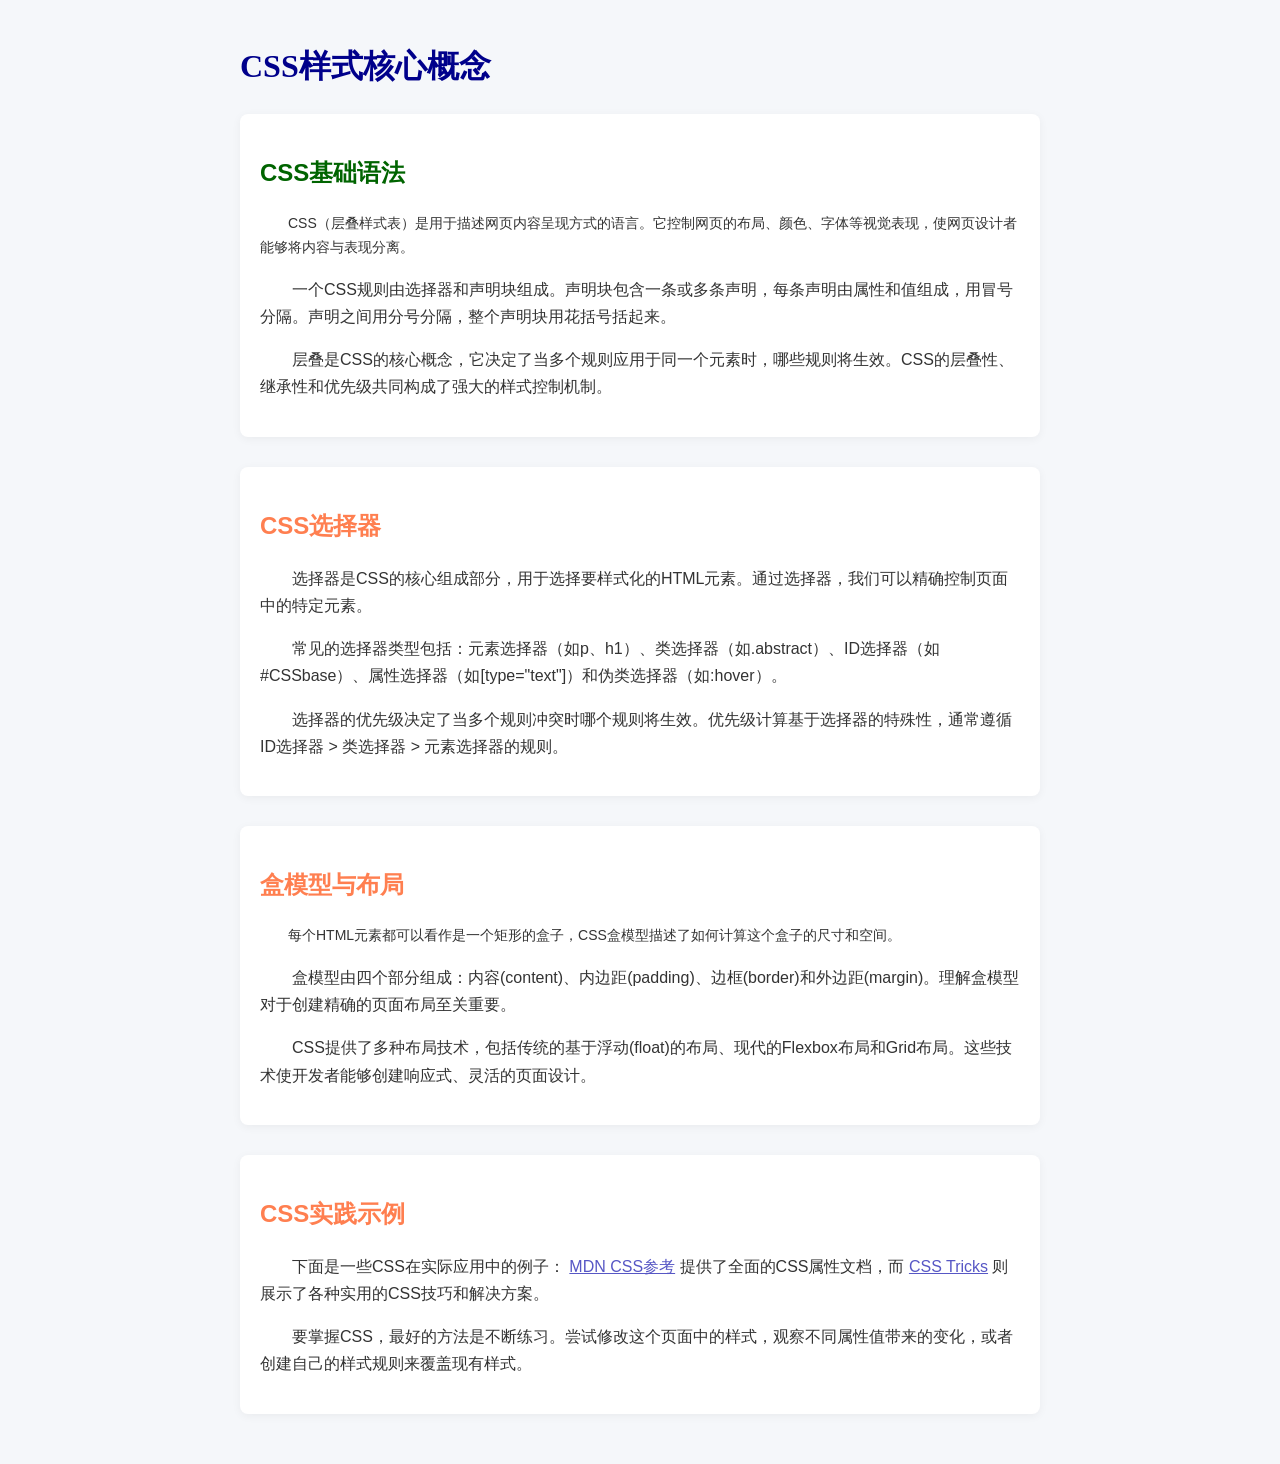
<file: public/02.css.html（进阶）.html>
<!DOCTYPE html>
<html lang="zh">
<head>
    <meta charset="UTF-8">
    <meta name="viewport" content="width=device-width, initial-scale=1.0">
    <title>CSS样式练习</title>
    <style>
        /* 保留原有样式规则 */
        h1 {
            font-family: 楷体;
            color: brown;
        }
        p {
            text-indent: 2em;
            line-height: 1.7;
        }
        .abstract {
            font-size: 14px;
        }
        h2 {
            color: coral;
        }
        #CSSbase {
            color: darkgreen;
        }
        a:link {
            color: rgb(87, 87, 197);
        }
        a:visited {
            color: darkgrey;
        }
        
        /* 添加少量布局样式 */
        body {
            font-family: 'Segoe UI', Tahoma, Geneva, Verdana, sans-serif;
            line-height: 1.6;
            background-color: #f5f7fa;
            color: #333;
            padding: 20px;
            max-width: 800px;
            margin: 0 auto;
        }
        section {
            margin-bottom: 30px;
            padding: 20px;
            background: white;
            border-radius: 8px;
            box-shadow: 0 2px 10px rgba(0,0,0,0.05);
        }
    </style>
</head>
<body>
    <h1 style="color: darkblue">CSS样式核心概念</h1>
    
    <section>
        <h2 id="CSSbase">CSS基础语法</h2>
        <p class="abstract">
            CSS（层叠样式表）是用于描述网页内容呈现方式的语言。它控制网页的布局、颜色、字体等视觉表现，使网页设计者能够将内容与表现分离。
        </p>
        <p>
            一个CSS规则由选择器和声明块组成。声明块包含一条或多条声明，每条声明由属性和值组成，用冒号分隔。声明之间用分号分隔，整个声明块用花括号括起来。
        </p>
        <p>
            层叠是CSS的核心概念，它决定了当多个规则应用于同一个元素时，哪些规则将生效。CSS的层叠性、继承性和优先级共同构成了强大的样式控制机制。
        </p>
    </section>
    
    <section>
        <h2>CSS选择器</h2>
        <p>
            选择器是CSS的核心组成部分，用于选择要样式化的HTML元素。通过选择器，我们可以精确控制页面中的特定元素。
        </p>
        <p>
            常见的选择器类型包括：元素选择器（如p、h1）、类选择器（如.abstract）、ID选择器（如#CSSbase）、属性选择器（如[type="text"]）和伪类选择器（如:hover）。
        </p>
        <p>
            选择器的优先级决定了当多个规则冲突时哪个规则将生效。优先级计算基于选择器的特殊性，通常遵循ID选择器 > 类选择器 > 元素选择器的规则。
        </p>
    </section>
    
    <section>
        <h2>盒模型与布局</h2>
        <p class="abstract">
            每个HTML元素都可以看作是一个矩形的盒子，CSS盒模型描述了如何计算这个盒子的尺寸和空间。
        </p>
        <p>
            盒模型由四个部分组成：内容(content)、内边距(padding)、边框(border)和外边距(margin)。理解盒模型对于创建精确的页面布局至关重要。
        </p>
        <p>
            CSS提供了多种布局技术，包括传统的基于浮动(float)的布局、现代的Flexbox布局和Grid布局。这些技术使开发者能够创建响应式、灵活的页面设计。
        </p>
    </section>
    
    <section>
        <h2>CSS实践示例</h2>
        <p>
            下面是一些CSS在实际应用中的例子：
            <a href="https://developer.mozilla.org/zh-CN/docs/Web/CSS">MDN CSS参考</a>
            提供了全面的CSS属性文档，而
            <a href="https://css-tricks.com/">CSS Tricks</a>
            则展示了各种实用的CSS技巧和解决方案。
        </p>
        <p>
            要掌握CSS，最好的方法是不断练习。尝试修改这个页面中的样式，观察不同属性值带来的变化，或者创建自己的样式规则来覆盖现有样式。
        </p>
    </section>
</body>
</html>
</file>
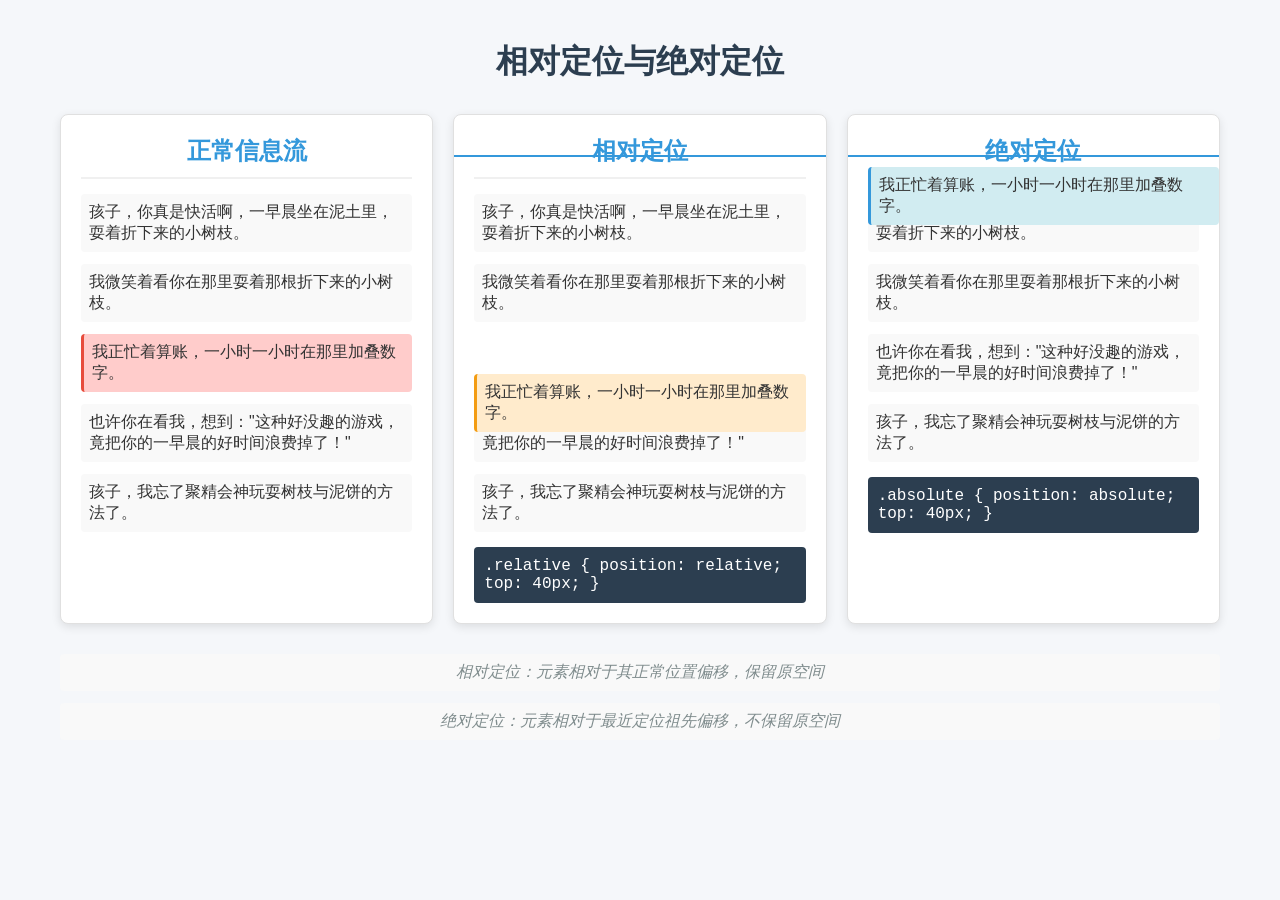
<file: public/03-css.html（相对定位与绝对定位）.html>
<!DOCTYPE html>
<html lang="zh">
<head>
    <meta charset="UTF-8">
    <meta name="viewport" content="width=device-width, initial-scale=1.0">
    <title>相对定位与绝对定位</title>
    <style>
        * {
            margin: 0;
            padding: 0;
            box-sizing: border-box;
            font-family: 'Segoe UI', Tahoma, sans-serif;
        }
        body {
            background: #f5f7fa;
            color: #333;
            padding: 20px;
            max-width: 1200px;
            margin: 0 auto;
        }
        h1 {
            text-align: center;
            margin: 20px 0;
            color: #2c3e50;
        }
        .container {
            display: flex;
            gap: 20px;
            margin-top: 30px;
        }
        .column {
            flex: 1;
            background: white;
            padding: 20px;
            border-radius: 8px;
            box-shadow: 0 3px 10px rgba(0,0,0,0.1);
            position: relative;
            min-height: 450px;
            border: 1px solid #e0e0e0;
        }
        .column h2 {
            text-align: center;
            margin-bottom: 15px;
            color: #3498db;
            padding-bottom: 10px;
            border-bottom: 2px solid #f0f0f0;
        }
        p {
            margin: 12px 0;
            padding: 8px;
            border-radius: 4px;
            background: #f9f9f9;
        }
        .bg {
            background: #ffcccb;
            border-left: 3px solid #e74c3c;
        }
        .relative {
            position: relative;
            top: 40px;
            background: #ffebcc;
            border-left: 3px solid #f39c12;
        }
        .absolute {
            position: absolute;
            top: 40px;
            background: #d1ecf1;
            border-left: 3px solid #3498db;
        }
        code {
            display: block;
            background: #2c3e50;
            color: white;
            padding: 10px;
            border-radius: 4px;
            margin-top: 15px;
            font-family: 'Courier New', monospace;
        }
        .position-indicator {
            position: absolute;
            top: 40px;
            left: 0;
            right: 0;
            height: 2px;
            background: #3498db;
            z-index: 0;
        }
    </style>
</head>
<body>
    <h1>相对定位与绝对定位</h1>
    
    <div class="container">
        <div class="column">
            <h2>正常信息流</h2>
            <p>孩子，你真是快活啊，一早晨坐在泥土里，耍着折下来的小树枝。</p>
            <p>我微笑着看你在那里耍着那根折下来的小树枝。</p>
            <p class="bg">我正忙着算账，一小时一小时在那里加叠数字。</p>
            <p>也许你在看我，想到："这种好没趣的游戏，竟把你的一早晨的好时间浪费掉了！"</p>
            <p>孩子，我忘了聚精会神玩耍树枝与泥饼的方法了。</p>
        </div>
        
        <div class="column">
            <div class="position-indicator"></div>
            <h2>相对定位</h2>
            <p>孩子，你真是快活啊，一早晨坐在泥土里，耍着折下来的小树枝。</p>
            <p>我微笑着看你在那里耍着那根折下来的小树枝。</p>
            <p class="bg relative">我正忙着算账，一小时一小时在那里加叠数字。</p>
            <p>也许你在看我，想到："这种好没趣的游戏，竟把你的一早晨的好时间浪费掉了！"</p>
            <p>孩子，我忘了聚精会神玩耍树枝与泥饼的方法了。</p>
            <code>.relative { position: relative; top: 40px; }</code>
        </div>
        
        <div class="column">
            <div class="position-indicator"></div>
            <h2>绝对定位</h2>
            <p>孩子，你真是快活啊，一早晨坐在泥土里，耍着折下来的小树枝。</p>
            <p>我微笑着看你在那里耍着那根折下来的小树枝。</p>
            <p class="bg absolute">我正忙着算账，一小时一小时在那里加叠数字。</p>
            <p>也许你在看我，想到："这种好没趣的游戏，竟把你的一早晨的好时间浪费掉了！"</p>
            <p>孩子，我忘了聚精会神玩耍树枝与泥饼的方法了。</p>
            <code>.absolute { position: absolute; top: 40px; }</code>
        </div>
    </div>
    
    <div style="text-align: center; margin-top: 30px; color: #7f8c8d; font-style: italic;">
        <p>相对定位：元素相对于其正常位置偏移，保留原空间</p>
        <p>绝对定位：元素相对于最近定位祖先偏移，不保留原空间</p>
    </div>
</body>
</html>
</file>
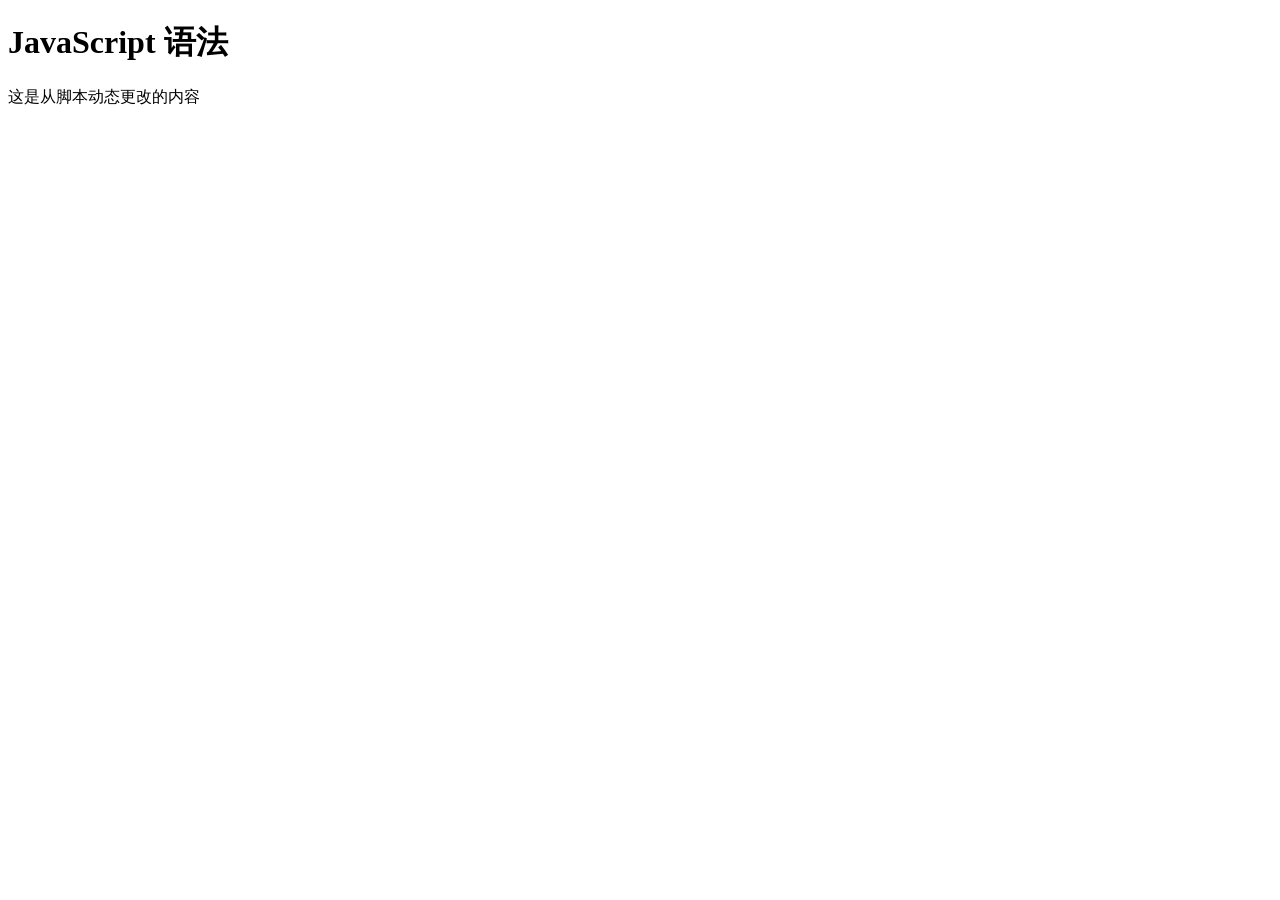
<file: public/04-css.html.html>
<!DOCTYPE html>
<html lang="zh">

<head>
    <meta charset="UTF-8">
    <meta name="viewport" content="width=device-width, initial-scale=1.0">
    <title>JavaScript 语法</title>
    <script>
        // 类和对象
        class Car {
            constructor(brand, model, year) {
                this.brand = brand
                this.model = model
                this.year = year
            }
            start() {
                console.log(`汽车 ${this.brand} ${this.model} 启动了`)
            }
            stop() {
                console.log(`汽车 ${this.brand} ${this.model} 停止了`)
            }
        }
        let myCar = new Car('Mi', 'Yu7', 2025)
        myCar.start()
        myCar.stop()

        class ElectricCar extends Car {
            constructor(brand, model, year, range) {
                super(brand, model, year)
                this.range = range
            }
            charge() {
                console.log(`电动汽车 ${this.brand} ${this.model} 正在充电`)
            }
        }
        let myElectricCar = new ElectricCar('Tesla', 'Model Y', 2025, 300)
        myElectricCar.start()
        myElectricCar.charge()

        // 回调函数练习
        console.log('111111')

        setTimeout(function () {
            console.log('22222')
        }, 2000)

        console.log('333333')
    </script>
</head>

<body>
    <h1 onclick="alert('我被点击了！')">JavaScript 语法</h1>
    <div id="demo">div content</div>
</body>

<script>
    myDom = document.getElementById('demo')
    console.log(myDom)
    myDom.innerHTML = '这是从脚本动态更改的内容'
    myDom.onclick = function () {
        alert('我也被点击了！')
    }
</script>

</html>
</file>
